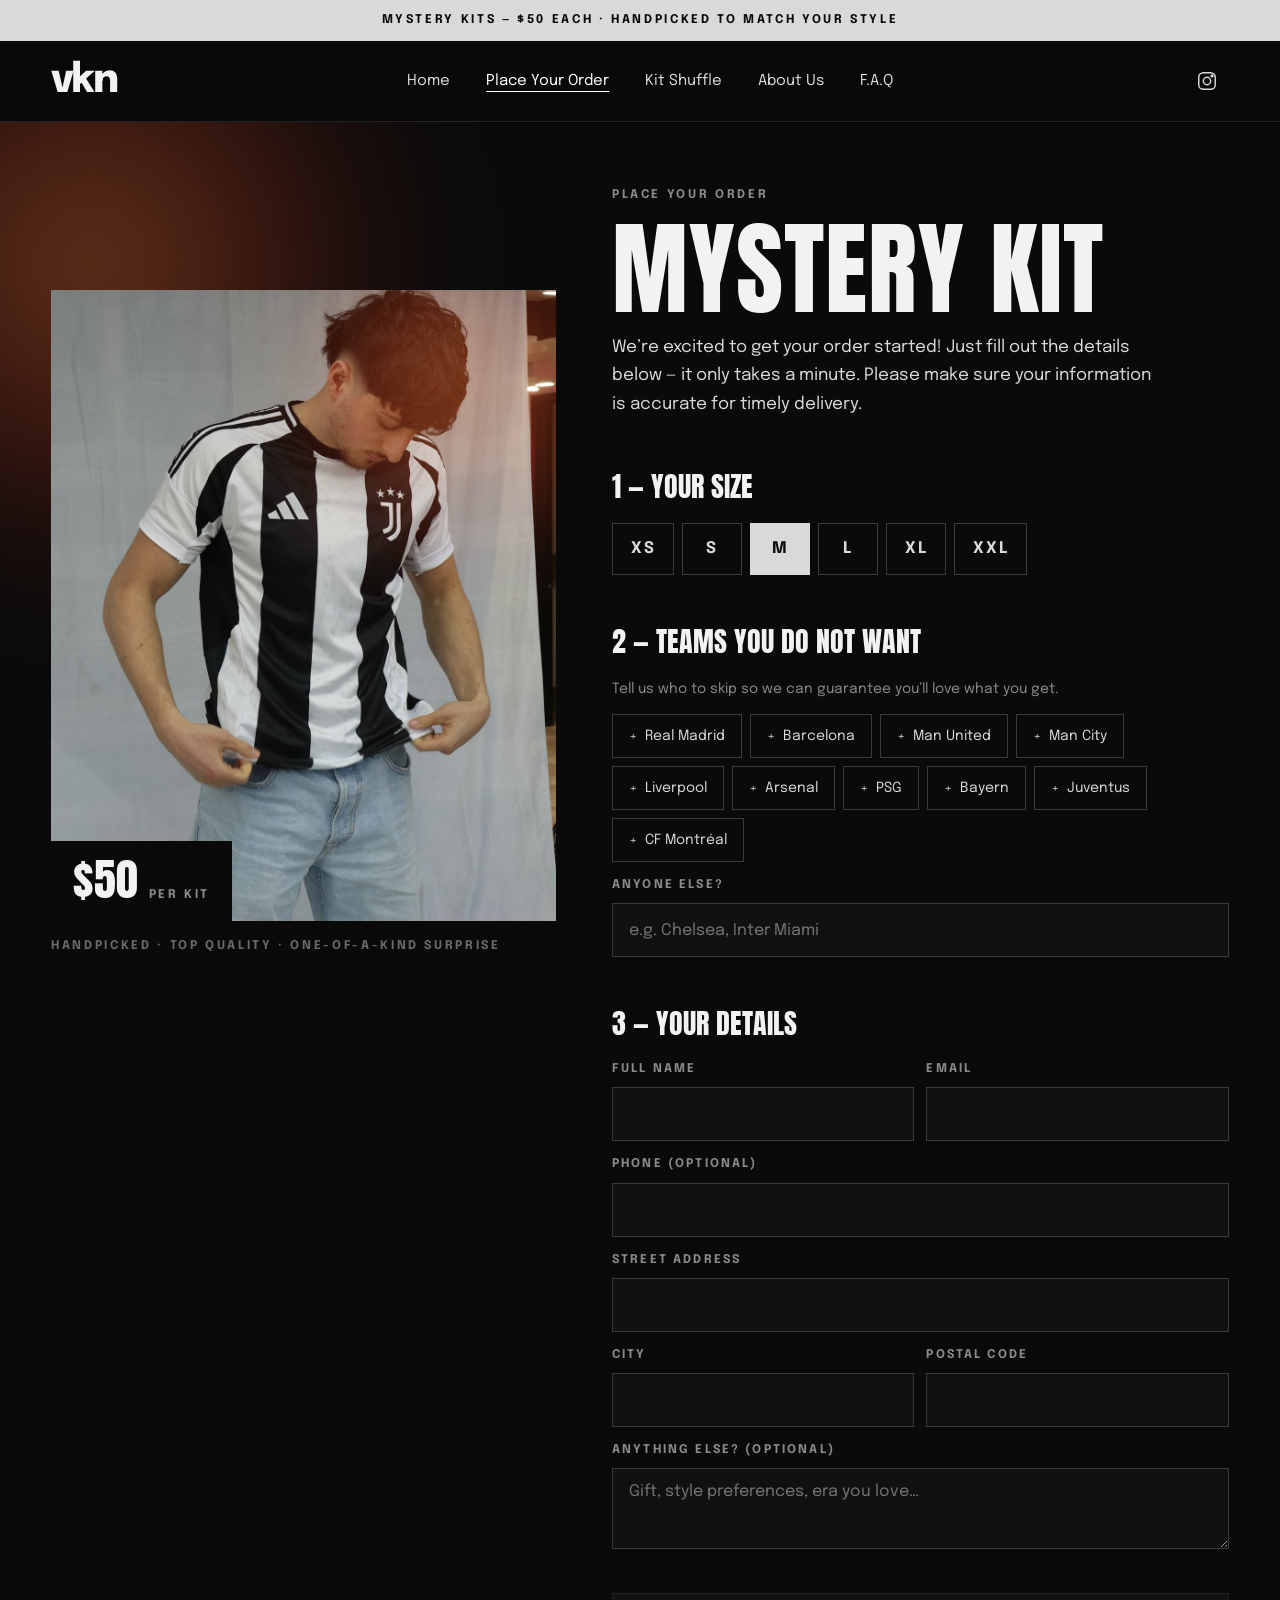
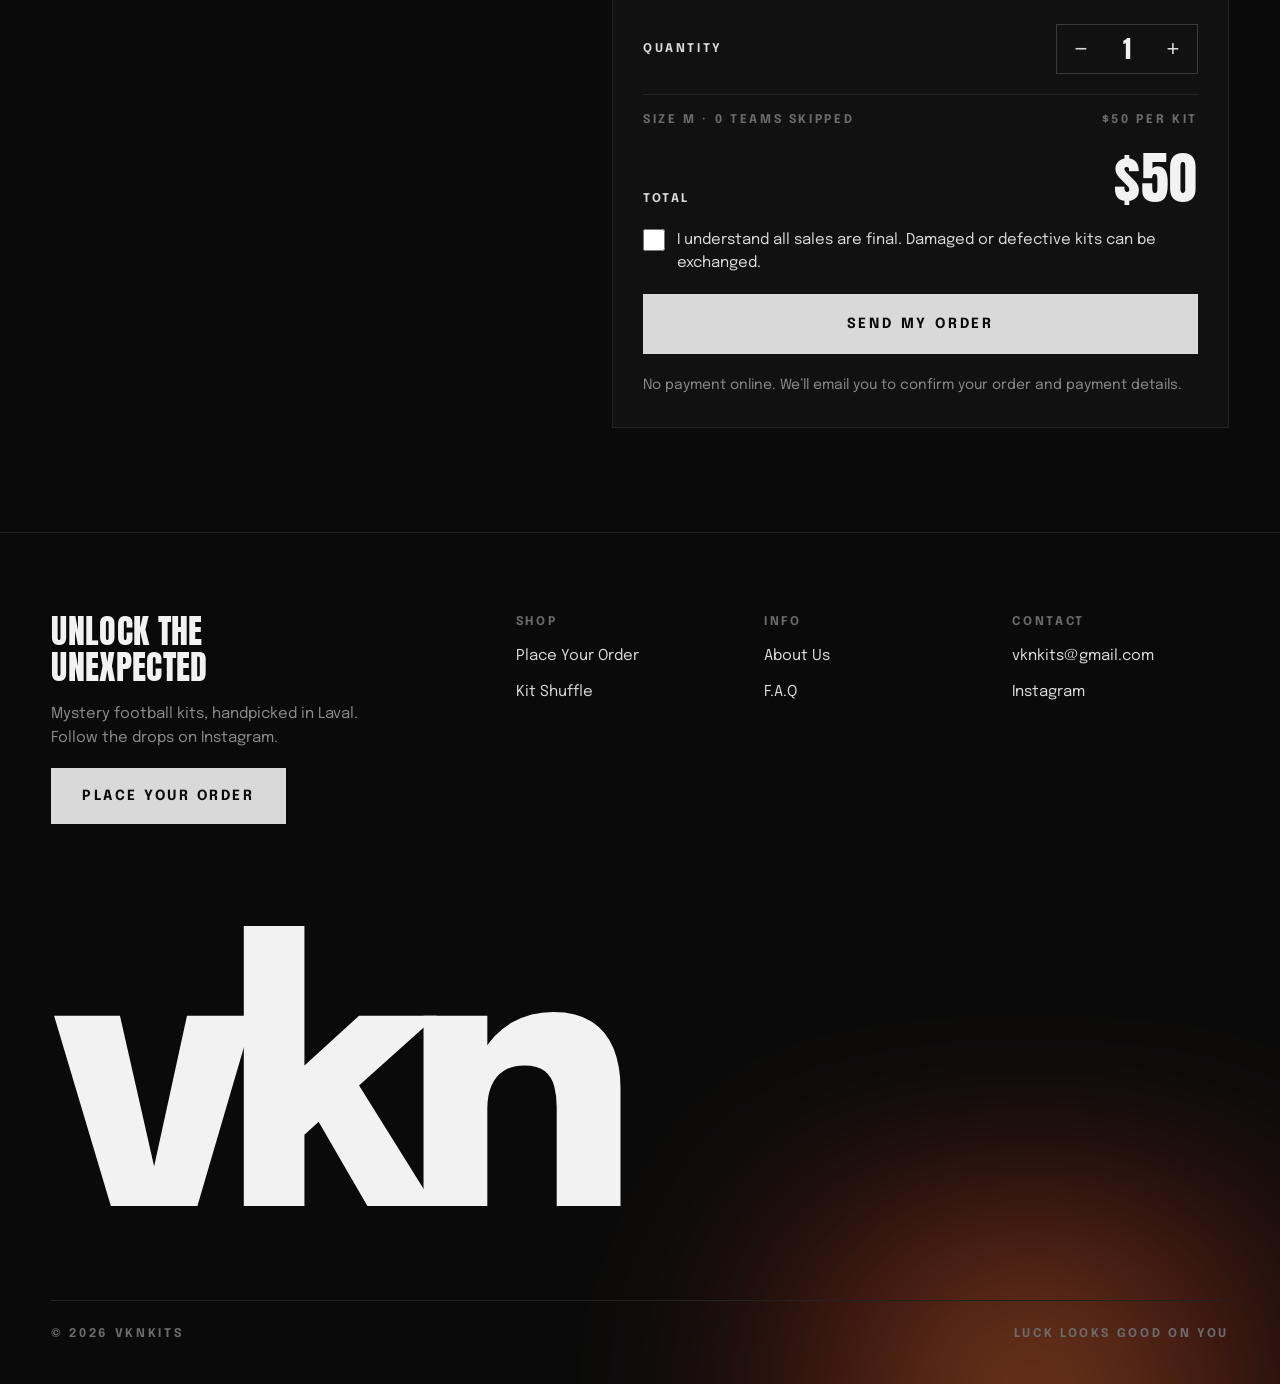
<file: order.html>
<!doctype html>
<html lang="en">
<head>
<meta charset="utf-8">
<meta name="viewport" content="width=device-width, initial-scale=1">
<title>Place your order | VKNKITS</title>
<meta name="description" content="Order your $50 mystery football kit. Pick your size, tell us which teams to skip, and we handpick the rest.">
<meta property="og:title" content="Place your order | VKNKITS">
<meta property="og:description" content="Order your $50 mystery football kit. Pick your size, tell us which teams to skip, and we handpick the rest.">
<meta property="og:image" content="img/vkn-3.jpg">
<meta property="og:type" content="website">
<meta name="theme-color" content="#0A0A0A">
<link rel="icon" href="img/favicon.svg" type="image/svg+xml">
<link rel="preload" href="fonts/anton-400.woff2" as="font" type="font/woff2" crossorigin>
<link rel="stylesheet" href="css/style.css">
</head>
<body>
<a class="skip" href="#main">Skip to content</a>
<div class="announce cap">Mystery kits — $50 each · Handpicked to match your style</div>
<header class="header">
<div class="wrap">
<a href="index.html" class="logo" aria-label="VKNKITS home">vkn</a>
<nav class="nav" aria-label="Main">
<a href="index.html">Home</a>
<a href="order.html" aria-current="page">Place Your Order</a>
<a href="kit-shuffle.html">Kit Shuffle</a>
<a href="index.html#about">About Us</a>
<a href="index.html#faq">F.A.Q</a>
</nav>
<div class="icons">
<a href="https://www.instagram.com/vknkits/" class="icon-btn" aria-label="VKNKITS on Instagram"><svg width="22" height="22" viewBox="0 0 24 24" fill="none" stroke="currentColor" stroke-width="1.6" aria-hidden="true"><rect x="3" y="3" width="18" height="18" rx="5"/><circle cx="12" cy="12" r="4"/><circle cx="17.5" cy="6.5" r="1" fill="currentColor"/></svg></a>
<button type="button" class="icon-btn menu-btn" aria-label="Menu" aria-expanded="false" aria-controls="mobile-nav"><svg width="24" height="24" viewBox="0 0 24 24" fill="none" stroke="currentColor" stroke-width="1.6" aria-hidden="true"><path d="M4 7h16M4 12h16M4 17h16"/></svg></button>
</div>
</div>
<nav class="mobile-nav" id="mobile-nav" aria-label="Mobile">
<a href="index.html">Home</a>
<a href="order.html">Place Your Order</a>
<a href="kit-shuffle.html">Kit Shuffle</a>
<a href="index.html#about">About Us</a>
<a href="index.html#faq">F.A.Q</a>
</nav>
</header>
<main id="main" class="form-page">
<div class="leak" style="width:700px;height:600px;left:-260px;top:-160px;opacity:.4"></div>
<div class="wrap form-grid">

<div class="sticky">
<div class="media" style="overflow:hidden">
<img src="img/di2a5200.jpg" alt="Model wearing a mystery kit">
<div class="leak" style="width:80%;height:60%;right:-20%;top:-15%;filter:blur(50px);opacity:.6"></div>
<div class="tag" style="display:flex;align-items:baseline;gap:10px;padding:16px 22px"><span class="anton strong" style="font-size:44px;line-height:1">$50</span><span class="cap muted">per kit</span></div>
</div>
<div class="cap" style="color:var(--faint)">Handpicked · Top quality · One-of-a-kind surprise</div>
</div>

<form class="form" id="order-form" name="order" method="POST" action="thanks.html" data-netlify="true" netlify-honeypot="bot-field">
<input type="hidden" name="form-name" value="order">
<p class="sr-only"><label>Don’t fill this out: <input name="bot-field"></label></p>
<input type="hidden" name="teams_to_skip" value="">
<input type="hidden" name="total" value="$50">

<div class="stack" style="gap:18px">
<div class="cap muted">Place your order</div>
<h1 class="anton big">Mystery kit</h1>
<p class="body">We’re excited to get your order started! Just fill out the details below — it only takes a minute. Please make sure your information is accurate for timely delivery.</p>
</div>

<fieldset>
<legend>1 — Your size</legend>
<div class="pills">
<label class="pill"><input type="radio" name="size" value="XS" required><span>XS</span></label>
<label class="pill"><input type="radio" name="size" value="S"><span>S</span></label>
<label class="pill"><input type="radio" name="size" value="M" checked><span>M</span></label>
<label class="pill"><input type="radio" name="size" value="L"><span>L</span></label>
<label class="pill"><input type="radio" name="size" value="XL"><span>XL</span></label>
<label class="pill"><input type="radio" name="size" value="XXL"><span>XXL</span></label>
</div>
</fieldset>

<fieldset>
<legend>2 — Teams you do NOT want</legend>
<p class="hint">Tell us who to skip so we can guarantee you’ll love what you get.</p>
<div class="chips">
<label class="chip"><input type="checkbox" data-team value="Real Madrid"><span>Real Madrid</span></label>
<label class="chip"><input type="checkbox" data-team value="Barcelona"><span>Barcelona</span></label>
<label class="chip"><input type="checkbox" data-team value="Man United"><span>Man United</span></label>
<label class="chip"><input type="checkbox" data-team value="Man City"><span>Man City</span></label>
<label class="chip"><input type="checkbox" data-team value="Liverpool"><span>Liverpool</span></label>
<label class="chip"><input type="checkbox" data-team value="Arsenal"><span>Arsenal</span></label>
<label class="chip"><input type="checkbox" data-team value="PSG"><span>PSG</span></label>
<label class="chip"><input type="checkbox" data-team value="Bayern"><span>Bayern</span></label>
<label class="chip"><input type="checkbox" data-team value="Juventus"><span>Juventus</span></label>
<label class="chip"><input type="checkbox" data-team value="CF Montréal"><span>CF Montréal</span></label>
</div>
<div class="field"><label for="other_teams">Anyone else?</label><input id="other_teams" type="text" placeholder="e.g. Chelsea, Inter Miami"></div>
</fieldset>

<fieldset>
<legend>3 — Your details</legend>
<div class="two">
<div class="field"><label for="name">Full name</label><input id="name" name="name" type="text" autocomplete="name" required></div>
<div class="field"><label for="email">Email</label><input id="email" name="email" type="email" autocomplete="email" required></div>
</div>
<div class="field"><label for="phone">Phone (optional)</label><input id="phone" name="phone" type="tel" autocomplete="tel"></div>
<div class="field"><label for="address">Street address</label><input id="address" name="address" type="text" autocomplete="street-address" required></div>
<div class="two">
<div class="field"><label for="city">City</label><input id="city" name="city" type="text" autocomplete="address-level2" required></div>
<div class="field"><label for="postal">Postal code</label><input id="postal" name="postal_code" type="text" autocomplete="postal-code" required></div>
</div>
<div class="field"><label for="notes">Anything else? (optional)</label><textarea id="notes" name="notes" rows="3" placeholder="Gift, style preferences, era you love…"></textarea></div>
</fieldset>

<div class="summary">
<div style="display:flex;justify-content:space-between;align-items:center;gap:16px;flex-wrap:wrap">
<label class="cap" for="quantity">Quantity</label>
<div class="qty">
<button type="button" data-qty="-" aria-label="Fewer kits">−</button>
<input id="quantity" name="quantity" type="number" min="1" max="10" value="1" inputmode="numeric">
<button type="button" data-qty="+" aria-label="More kits">+</button>
</div>
</div>
<div class="cap" style="display:flex;justify-content:space-between;color:var(--faint);border-top:1px solid var(--line);padding-top:16px;flex-wrap:wrap;gap:8px">
<span>Size <span data-size>M</span> · <span data-skip-count>0</span> teams skipped</span><span>$50 per kit</span>
</div>
<div style="display:flex;justify-content:space-between;align-items:baseline"><span class="cap">Total</span><span class="anton total" data-total>$50</span></div>
<label class="check"><input type="checkbox" name="agree_final_sale" value="yes" required><span>I understand all sales are final. Damaged or defective kits can be exchanged.</span></label>
<button type="submit" class="btn btn-solid" style="min-height:60px;letter-spacing:.2em">Send my order</button>
<p class="hint">No payment online. We’ll email you to confirm your order and payment details.</p>
</div>
</form>

</div>
</main>
<footer class="footer">
<div class="leak" style="width:900px;height:500px;right:-200px;bottom:-260px;opacity:.45"></div>
<div class="wrap">
<div class="foot">
<div class="foot-col" style="gap:18px">
<div class="anton strong" style="font-size:34px;line-height:1.05;max-width:18ch">Unlock the unexpected</div>
<p class="muted" style="max-width:36ch">Mystery football kits, handpicked in Laval. Follow the drops on Instagram.</p>
<div class="row"><a href="order.html" class="btn btn-solid">Place your order</a></div>
</div>
<div class="foot-col">
<div class="cap">Shop</div>
<a href="order.html">Place Your Order</a>
<a href="kit-shuffle.html">Kit Shuffle</a>
</div>
<div class="foot-col">
<div class="cap">Info</div>
<a href="index.html#about">About Us</a>
<a href="index.html#faq">F.A.Q</a>
</div>
<div class="foot-col">
<div class="cap">Contact</div>
<a href="mailto:vknkits@gmail.com">vknkits@gmail.com</a>
<a href="https://www.instagram.com/vknkits/">Instagram</a>
</div>
</div>
<div class="wordmark" aria-hidden="true">vkn</div>
<div class="legal cap"><span>© <span data-year>2026</span> VKNKITS</span><span>Luck looks good on you</span></div>
</div>
</footer>
<script src="js/main.js"></script>
</body>
</html>
</file>
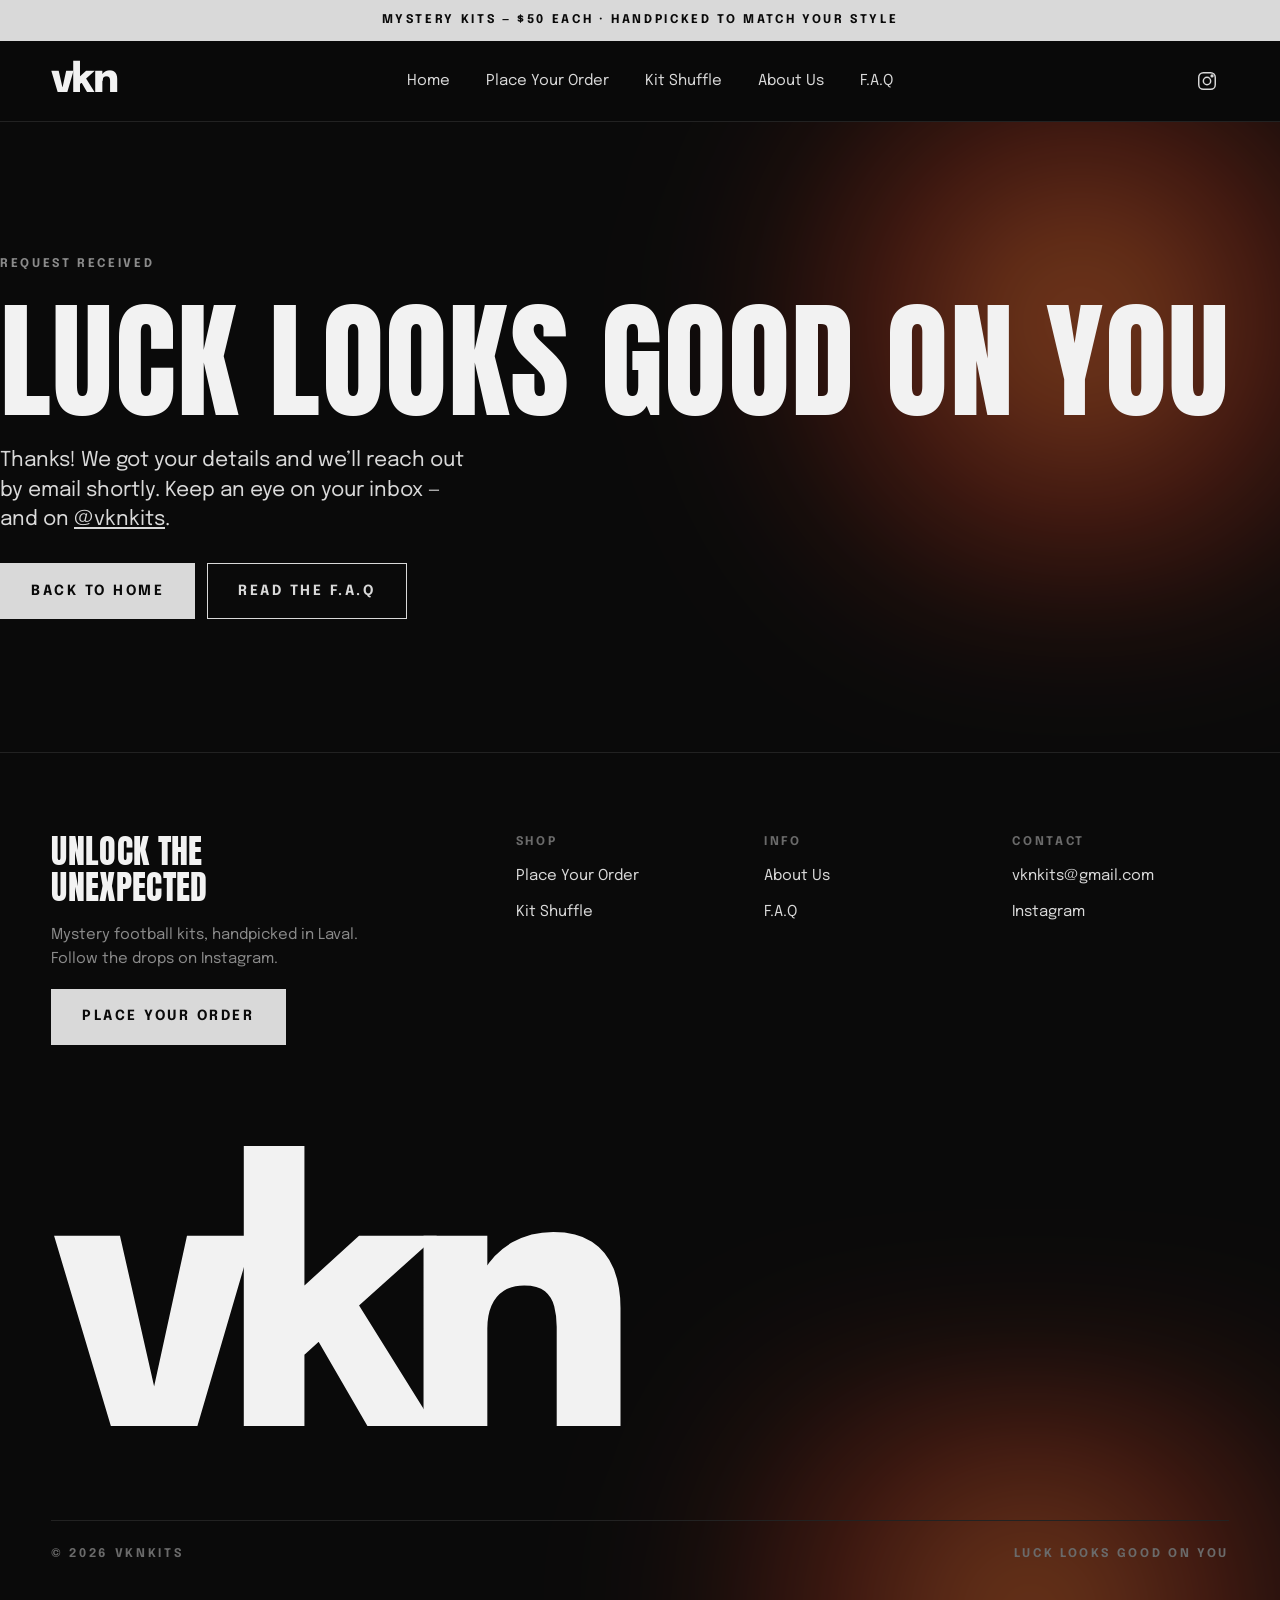
<file: thanks.html>
<!doctype html>
<html lang="en">
<head>
<meta charset="utf-8">
<meta name="viewport" content="width=device-width, initial-scale=1">
<title>Thank you | VKNKITS</title>
<meta name="description" content="Thanks — we received your request.">
<meta property="og:title" content="Thank you | VKNKITS">
<meta property="og:description" content="Thanks — we received your request.">
<meta property="og:image" content="img/vkn-3.jpg">
<meta property="og:type" content="website">
<meta name="theme-color" content="#0A0A0A">
<link rel="icon" href="img/favicon.svg" type="image/svg+xml">
<link rel="preload" href="fonts/anton-400.woff2" as="font" type="font/woff2" crossorigin>
<link rel="stylesheet" href="css/style.css">
<meta name="robots" content="noindex">
</head>
<body>
<a class="skip" href="#main">Skip to content</a>
<div class="announce cap">Mystery kits — $50 each · Handpicked to match your style</div>
<header class="header">
<div class="wrap">
<a href="index.html" class="logo" aria-label="VKNKITS home">vkn</a>
<nav class="nav" aria-label="Main">
<a href="index.html">Home</a>
<a href="order.html">Place Your Order</a>
<a href="kit-shuffle.html">Kit Shuffle</a>
<a href="index.html#about">About Us</a>
<a href="index.html#faq">F.A.Q</a>
</nav>
<div class="icons">
<a href="https://www.instagram.com/vknkits/" class="icon-btn" aria-label="VKNKITS on Instagram"><svg width="22" height="22" viewBox="0 0 24 24" fill="none" stroke="currentColor" stroke-width="1.6" aria-hidden="true"><rect x="3" y="3" width="18" height="18" rx="5"/><circle cx="12" cy="12" r="4"/><circle cx="17.5" cy="6.5" r="1" fill="currentColor"/></svg></a>
<button type="button" class="icon-btn menu-btn" aria-label="Menu" aria-expanded="false" aria-controls="mobile-nav"><svg width="24" height="24" viewBox="0 0 24 24" fill="none" stroke="currentColor" stroke-width="1.6" aria-hidden="true"><path d="M4 7h16M4 12h16M4 17h16"/></svg></button>
</div>
</div>
<nav class="mobile-nav" id="mobile-nav" aria-label="Mobile">
<a href="index.html">Home</a>
<a href="order.html">Place Your Order</a>
<a href="kit-shuffle.html">Kit Shuffle</a>
<a href="index.html#about">About Us</a>
<a href="index.html#faq">F.A.Q</a>
</nav>
</header>
<main id="main" style="position:relative;overflow:hidden">
<div class="leak" style="width:800px;height:600px;right:-200px;top:-100px;opacity:.5"></div>
<div class="wrap thanks">
<div class="cap muted">Request received</div>
<h1 class="anton strong" style="font-size:clamp(72px,10vw,156px);line-height:.9">Luck looks good on you</h1>
<p class="lead" style="color:var(--text)">Thanks! We got your details and we’ll reach out by email shortly. Keep an eye on your inbox — and on <a href="https://www.instagram.com/vknkits/">@vknkits</a>.</p>
<div class="row"><a href="index.html" class="btn btn-solid">Back to home</a><a href="index.html#faq" class="btn btn-line">Read the F.A.Q</a></div>
</div>
</main>
<footer class="footer">
<div class="leak" style="width:900px;height:500px;right:-200px;bottom:-260px;opacity:.45"></div>
<div class="wrap">
<div class="foot">
<div class="foot-col" style="gap:18px">
<div class="anton strong" style="font-size:34px;line-height:1.05;max-width:18ch">Unlock the unexpected</div>
<p class="muted" style="max-width:36ch">Mystery football kits, handpicked in Laval. Follow the drops on Instagram.</p>
<div class="row"><a href="order.html" class="btn btn-solid">Place your order</a></div>
</div>
<div class="foot-col">
<div class="cap">Shop</div>
<a href="order.html">Place Your Order</a>
<a href="kit-shuffle.html">Kit Shuffle</a>
</div>
<div class="foot-col">
<div class="cap">Info</div>
<a href="index.html#about">About Us</a>
<a href="index.html#faq">F.A.Q</a>
</div>
<div class="foot-col">
<div class="cap">Contact</div>
<a href="mailto:vknkits@gmail.com">vknkits@gmail.com</a>
<a href="https://www.instagram.com/vknkits/">Instagram</a>
</div>
</div>
<div class="wordmark" aria-hidden="true">vkn</div>
<div class="legal cap"><span>© <span data-year>2026</span> VKNKITS</span><span>Luck looks good on you</span></div>
</div>
</footer>
<script src="js/main.js"></script>
</body>
</html>
</file>
<file: css/style.css>
/* ============================================================
   VKNKITS — styles
   Colours, fonts and spacing live in :root below — change them there.
   ============================================================ */
/* Fonts (self-hosted, SIL Open Font License) */
@font-face{font-family:'Anton';src:url('../fonts/anton-400.woff2') format('woff2');font-weight:400;font-display:swap}
@font-face{font-family:'Epilogue';src:url('../fonts/epilogue-400.woff2') format('woff2');font-weight:400;font-display:swap}
@font-face{font-family:'Epilogue';src:url('../fonts/epilogue-500.woff2') format('woff2');font-weight:500;font-display:swap}
@font-face{font-family:'Epilogue';src:url('../fonts/epilogue-700.woff2') format('woff2');font-weight:700;font-display:swap}
@font-face{font-family:'Epilogue';src:url('../fonts/epilogue-800.woff2') format('woff2');font-weight:800;font-display:swap}

:root {
  --bg: #0A0A0A;
  --bg-2: #121212;
  --card: #111111;
  --line: #222222;
  --line-2: #3A3A3A;
  --text: #D9D9D9;
  --text-strong: #F2F2F2;
  --muted: #8A8A8A;
  --faint: #6A6A6A;
  --leak: #FF7A2F;          /* light-leak glow colour */
  --head: 'Anton', Impact, sans-serif;
  --body: 'Epilogue', system-ui, sans-serif;
}

* { box-sizing: border-box; }
html { scroll-behavior: smooth; scroll-padding-top: 96px; }
body { margin: 0; background: var(--bg); color: var(--text); font-family: var(--body); font-size: 16px; line-height: 1.6; -webkit-font-smoothing: antialiased; overflow-x: hidden; }
img, video { display: block; max-width: 100%; }
a { color: var(--text); }
a:hover { color: #fff; }
p { margin: 0; }
h1, h2, h3 { margin: 0; }

.wrap { max-width: 1320px; margin: 0 auto; padding-inline: clamp(16px, 4vw, 56px); position: relative; z-index: 2; }
.anton { font-family: var(--head); font-weight: 400; text-transform: uppercase; letter-spacing: .01em; }
.cap { font-size: 12px; font-weight: 700; letter-spacing: .22em; text-transform: uppercase; }
.muted { color: var(--muted); }
.strong { color: var(--text-strong); }
.lead { font-size: clamp(19px, 1.6vw, 22px); line-height: 1.45; color: var(--text-strong); max-width: 40ch; }
.body { font-size: 17px; line-height: 1.7; max-width: 54ch; }
.sr-only { position: absolute; width: 1px; height: 1px; overflow: hidden; clip: rect(0 0 0 0); white-space: nowrap; }
.skip { position: absolute; left: 16px; top: -60px; background: var(--text); color: var(--bg); padding: 10px 16px; z-index: 100; }
.skip:focus { top: 16px; }

/* Light leaks (the warm film glow from the original site) */
.leak { position: absolute; border-radius: 999px; filter: blur(70px); pointer-events: none; mix-blend-mode: screen; z-index: 1;
  background: radial-gradient(circle, var(--leak) 0%, rgba(230,50,20,.5) 40%, transparent 72%); }

/* Buttons */
.btn { display: inline-flex; align-items: center; justify-content: center; gap: 12px; min-height: 56px; padding: 0 30px; font-family: var(--body); font-weight: 700; font-size: 14px; letter-spacing: .18em; text-transform: uppercase; text-decoration: none; cursor: pointer; transition: background .2s, color .2s; }
.btn-solid { background: var(--text); color: var(--bg); border: 1px solid var(--text); }
.btn-solid:hover { background: #fff; color: var(--bg); }
.btn-line { background: transparent; border: 1px solid var(--text); color: var(--text); }
.btn-line:hover { background: var(--text); color: var(--bg); }
:focus-visible { outline: 2px solid var(--text-strong); outline-offset: 3px; }

/* Announcement + header */
.announce { background: var(--text); color: var(--bg); text-align: center; padding: 11px 16px; }
.header { position: sticky; top: 0; z-index: 50; background: rgba(10,10,10,.85); backdrop-filter: blur(12px); -webkit-backdrop-filter: blur(12px); border-bottom: 1px solid var(--line); }
.header .wrap { display: flex; align-items: center; justify-content: space-between; height: 80px; gap: 24px; }
.logo { font-family: var(--body); font-size: 40px; font-weight: 800; letter-spacing: -.07em; text-decoration: none; color: var(--text-strong); line-height: 1; }
.nav { display: flex; gap: 36px; font-size: 15px; }
.nav a { text-decoration: none; }
.nav a[aria-current="page"] { color: #fff; text-decoration: underline; text-underline-offset: 6px; }
.icons { display: flex; align-items: center; gap: 4px; }
.icon-btn { display: inline-flex; width: 44px; height: 44px; align-items: center; justify-content: center; background: none; border: 0; color: var(--text); cursor: pointer; }
.menu-btn { display: none; }
.mobile-nav { display: none; }

/* Hero */
.hero { position: relative; padding: 72px 0 104px; overflow-x: clip; }
.hero-grid { display: grid; grid-template-columns: minmax(0,1.1fr) minmax(0,1fr); gap: 48px; align-items: center; }
.hero-copy { display: flex; flex-direction: column; gap: 30px; }
.eyebrow { display: flex; align-items: center; gap: 12px; color: var(--muted); }
.eyebrow::before { content: ""; width: 28px; height: 1px; background: var(--muted); }
.hero h1 { font-size: clamp(76px, 10vw, 156px); line-height: .9; color: var(--text-strong); }
.hero h2 { font-size: clamp(28px, 3vw, 40px); line-height: 1; color: var(--muted); }
.row { display: flex; flex-wrap: wrap; gap: 12px; }

/* Card fan + flip card */
.fan { position: relative; height: 640px; }
.card { position: absolute; width: 52%; aspect-ratio: 2/3; }
.card > img { width: 100%; height: 100%; object-fit: cover; box-shadow: 0 40px 80px -20px rgba(0,0,0,.8); }
.c1 { left: 0; top: 80px; transform: rotate(-8deg); }
.c3 { right: 0; top: 80px; transform: rotate(7deg); }
.c2 { left: 24%; top: 0; z-index: 2; perspective: 1400px; animation: bob 4.5s ease-in-out infinite; }
@keyframes bob { 0%,100% { transform: translateY(0) rotate(-1deg); } 50% { transform: translateY(-12px) rotate(1.5deg); } }
.flip-inner { position: relative; width: 100%; height: 100%; transform-style: preserve-3d; transition: transform 1.1s cubic-bezier(.2,.75,.15,1); }
.flip.is-flipped .flip-inner { transform: rotateY(540deg) scale(1.04); }
.face { position: absolute; inset: 0; backface-visibility: hidden; -webkit-backface-visibility: hidden; overflow: hidden; box-shadow: 0 40px 80px -20px rgba(0,0,0,.8); }
.front { background: #141414; border: 1px solid var(--line-2); display: flex; flex-direction: column; justify-content: space-between; padding: 24px; cursor: pointer; color: inherit; font: inherit; text-align: left; width: 100%; }
.front > * { position: relative; z-index: 2; width: 100%; }
.front .leak { width: 120%; height: 70%; left: -30%; top: -20%; filter: blur(40px); opacity: .7; z-index: 1; }
.card-top { display: flex; justify-content: space-between; color: var(--muted); }
.qmark { font-size: clamp(150px, 17vw, 250px); line-height: .85; text-align: center; color: var(--text-strong); transition: transform .3s; }
.front:hover .qmark { transform: scale(1.06) rotate(-4deg); }
.card-bottom { display: flex; justify-content: space-between; align-items: flex-end; }
.card-logo { font-size: 34px; font-weight: 800; letter-spacing: -.07em; color: var(--text-strong); }
.tap { font-size: 10px; color: var(--text-strong); animation: pulse 1.8s ease-in-out infinite; }
@keyframes pulse { 0%,100% { opacity: .45; } 50% { opacity: 1; } }
.back { transform: rotateY(180deg) translateZ(1px); background: var(--bg); border: 1px solid var(--text-strong); pointer-events: none; }
/* Only the face that is showing can be clicked */
.flip.is-flipped .front { pointer-events: none; }
.flip.is-flipped .back { pointer-events: auto; }
.back > img { position: absolute; inset: 0; width: 100%; height: 100%; object-fit: cover; filter: blur(14px) brightness(.55) saturate(1.3); transform: scale(1.15); }
.reveal { position: relative; z-index: 2; height: 100%; display: flex; flex-direction: column; justify-content: space-between; padding: 24px; }
.reveal .anton { font-size: clamp(36px, 4.2vw, 60px); line-height: .92; color: var(--text-strong); }
.reveal p { font-size: 15px; line-height: 1.5; margin-top: 10px; }
.reveal .btn { width: 100%; padding: 0 12px; letter-spacing: .12em; }
.flip-back { background: none; border: 0; color: var(--muted); min-height: 44px; width: 100%; cursor: pointer; font-family: inherit; margin-top: 6px; }

/* Marquee */
.marquee { overflow: hidden; white-space: nowrap; border-block: 1px solid var(--line); padding: 20px 0; font-size: 34px; position: relative; z-index: 2; }
.track { display: inline-flex; gap: 36px; padding-right: 36px; animation: scroll 40s linear infinite; }
.track .dim { color: #5A5A5A; }
.track .star { color: var(--leak); }
@keyframes scroll { from { transform: translateX(0); } to { transform: translateX(-50%); } }

/* Film (video) band */
.film { position: relative; height: min(78vh, 760px); overflow: hidden; background: #000; }
.film video { position: absolute; inset: 0; width: 100%; height: 100%; object-fit: cover; opacity: .7; z-index: 1; }
/* Photo strip shown behind / instead of the video: 4 portrait photos side by side, so nothing gets over-zoomed */
.film-strip { position: absolute; inset: 0; display: grid; grid-template-columns: repeat(4, minmax(0,1fr)); gap: 4px; }
.film-strip img { width: 100%; height: 100%; object-fit: cover; object-position: center 30%; opacity: .55; filter: grayscale(.2); }
.film-copy .cap { color: var(--text) !important; text-shadow: 0 1px 12px rgba(0,0,0,.8); }
.film::after { content: ""; position: absolute; inset: 0; z-index: 1; background: linear-gradient(to top, rgba(10,10,10,.85) 0%, rgba(10,10,10,.2) 45%, rgba(10,10,10,0) 70%); }
.film-copy { position: absolute; inset: 0; z-index: 2; display: flex; flex-direction: column; justify-content: flex-end; padding-bottom: 56px; }
.film-copy .anton { font-size: clamp(56px, 9vw, 140px); line-height: .88; color: var(--text-strong); }
.film .leak { width: 700px; height: 500px; right: -200px; top: -120px; opacity: .45; }
.film-toggle { position: absolute; right: 20px; bottom: 20px; z-index: 3; background: rgba(10,10,10,.7); border: 1px solid var(--line-2); }

/* Sections */
.section { position: relative; padding: 128px 0; overflow-x: clip; }
.section.alt { background: var(--bg-2); border-block: 1px solid var(--line); overflow: hidden; }
.section-head { display: flex; flex-wrap: wrap; justify-content: space-between; align-items: flex-end; gap: 24px; }
.big { font-size: clamp(64px, 8vw, 120px); line-height: .9; color: var(--text-strong); }
.split { display: grid; grid-template-columns: minmax(0,1fr) minmax(0,1fr); gap: 64px; align-items: center; }
.stack { display: flex; flex-direction: column; gap: 28px; }
.media { position: relative; }
.media img, .media video { width: 100%; aspect-ratio: 4/5; object-fit: cover; }
.media .tag { position: absolute; left: 0; bottom: 0; background: var(--bg); padding: 14px 18px; z-index: 2; }
.price { font-size: 64px; line-height: 1; color: var(--text-strong); }

.steps { display: grid; grid-template-columns: repeat(3, minmax(0,1fr)); gap: 1px; background: var(--line); border: 1px solid var(--line); margin-top: 72px; }
.step { background: #0F0F0F; padding: 36px; display: flex; flex-direction: column; gap: 48px; min-height: 260px; position: relative; overflow: hidden; }
.step .num { font-size: 56px; line-height: 1; color: var(--line-2); position: relative; z-index: 2; }
.step.hot .num { color: var(--leak); }
.step h3 { font-size: 30px; color: var(--text-strong); margin-bottom: 10px; }
.step > div { position: relative; z-index: 2; }

.look { columns: 4 260px; column-gap: 12px; margin-top: 48px; }
.look figure { break-inside: avoid; margin: 0 0 12px; overflow: hidden; }
.look img { width: 100%; filter: grayscale(.35) contrast(1.05); transition: transform .5s, filter .5s; }
.look figure:hover img { transform: scale(1.04); filter: none; }

.fee { display: flex; gap: 20px; align-items: flex-start; border: 1px solid var(--line); padding: 20px; max-width: 56ch; }
.fee .anton { font-size: 44px; line-height: 1; color: var(--text-strong); }
.fee p { font-size: 14px; color: var(--muted); }

.faq { display: grid; grid-template-columns: minmax(0,.8fr) minmax(0,1.2fr); gap: 56px; }
details { border-top: 1px solid #333; }
details:last-child { border-bottom: 1px solid #333; }
summary { list-style: none; cursor: pointer; display: flex; justify-content: space-between; align-items: center; gap: 16px; padding: 26px 0; font-family: var(--head); text-transform: uppercase; font-size: clamp(20px, 2vw, 26px); color: var(--text-strong); }
summary::-webkit-details-marker { display: none; }
summary svg { flex-shrink: 0; transition: transform .2s; }
details[open] summary svg { transform: rotate(45deg); }
details p { padding-bottom: 26px; font-size: 17px; line-height: 1.65; max-width: 56ch; }

.collage { position: relative; height: 620px; }
.collage img { position: absolute; width: 56%; aspect-ratio: 2/3; object-fit: cover; box-shadow: 0 40px 80px -20px rgba(0,0,0,.8); }
.collage img:first-child { left: 0; top: 40px; transform: rotate(-5deg); }
.collage img:last-child { right: 0; top: 0; transform: rotate(4deg); z-index: 2; }

.ig { display: grid; grid-template-columns: repeat(4, minmax(0,1fr)); gap: 12px; margin-top: 40px; }
.ig img { width: 100%; aspect-ratio: 1; object-fit: cover; }

/* Footer */
.footer { position: relative; border-top: 1px solid var(--line); padding: 80px 0 40px; overflow: hidden; }
.foot { display: grid; grid-template-columns: minmax(0,2fr) repeat(3, minmax(0,1fr)); gap: 32px; }
.foot-col { display: flex; flex-direction: column; gap: 12px; font-size: 15px; }
.foot-col a { text-decoration: none; }
.foot-col .cap { color: var(--faint); }
.wordmark { font-size: clamp(130px, 28vw, 400px); font-weight: 800; letter-spacing: -.09em; line-height: .72; color: var(--text-strong); margin-top: clamp(96px, 12vw, 160px); position: relative; z-index: 2; }
.legal { display: flex; justify-content: space-between; flex-wrap: wrap; gap: 12px; color: var(--faint); border-top: 1px solid var(--line); padding-top: 24px; margin-top: 64px; position: relative; z-index: 2; }

/* Forms */
.form-page { position: relative; padding: 64px 0 104px; overflow: hidden; }
.form-grid { display: grid; grid-template-columns: minmax(0,.9fr) minmax(0,1.1fr); gap: 56px; align-items: start; }
.sticky { position: sticky; top: 104px; display: flex; flex-direction: column; gap: 16px; }
.form { display: flex; flex-direction: column; gap: 44px; }
fieldset { border: 0; margin: 0; padding: 0; display: flex; flex-direction: column; gap: 14px; min-width: 0; }
legend { font-family: var(--head); text-transform: uppercase; font-size: 28px; color: var(--text-strong); padding: 0; margin-bottom: 14px; }
.two { display: grid; grid-template-columns: minmax(0,1fr) minmax(0,1fr); gap: 12px; }
.field { display: flex; flex-direction: column; gap: 8px; }
.field label, .label { font-size: 12px; font-weight: 700; letter-spacing: .18em; text-transform: uppercase; color: var(--muted); }
.field input, .field textarea, .field select { min-height: 54px; border: 1px solid var(--line-2); border-radius: 0; background: var(--card); padding: 14px 16px; font-size: 16px; font-family: inherit; color: var(--text-strong); width: 100%; }
.field select { appearance: none; background-image: linear-gradient(45deg, transparent 50%, var(--muted) 50%), linear-gradient(135deg, var(--muted) 50%, transparent 50%); background-position: calc(100% - 22px) 50%, calc(100% - 16px) 50%; background-size: 6px 6px; background-repeat: no-repeat; }
.field input[type=file] { padding: 14px; }
.field input:focus, .field textarea:focus, .field select:focus { outline: 2px solid var(--text); outline-offset: 1px; }
.hint { font-size: 14px; color: var(--muted); }
.pills, .chips { display: flex; flex-wrap: wrap; gap: 8px; }
.pill input, .chip input { position: absolute; opacity: 0; width: 1px; height: 1px; }
.pill span { display: inline-flex; align-items: center; justify-content: center; min-width: 60px; min-height: 52px; padding: 0 18px; border: 1px solid var(--line-2); font-weight: 700; letter-spacing: .1em; cursor: pointer; transition: background .15s, color .15s; }
.pill input:checked + span { background: var(--text); color: var(--bg); border-color: var(--text); }
.chip span { display: inline-flex; align-items: center; gap: 8px; min-height: 44px; padding: 0 16px; border: 1px solid var(--line-2); font-size: 14px; cursor: pointer; transition: background .15s, color .15s; }
.chip span::before { content: "+"; }
.chip input:checked + span { background: var(--text-strong); color: var(--bg); border-color: var(--text-strong); text-decoration: line-through; }
.chip input:checked + span::before { content: "✕"; }
.pill input:focus-visible + span, .chip input:focus-visible + span { outline: 2px solid var(--text-strong); outline-offset: 2px; }
.check { display: flex; gap: 12px; align-items: flex-start; font-size: 15px; line-height: 1.5; cursor: pointer; }
.check input { width: 22px; height: 22px; margin: 0; flex-shrink: 0; accent-color: var(--text); }
.summary { border: 1px solid var(--line); background: var(--card); padding: 30px; display: flex; flex-direction: column; gap: 20px; }
.qty { display: flex; align-items: center; border: 1px solid var(--line-2); }
.qty button { width: 48px; height: 48px; border: 0; background: none; color: var(--text); font-size: 22px; cursor: pointer; }
.qty input { width: 44px; text-align: center; background: none; border: 0; color: var(--text-strong); font-family: var(--head); font-size: 24px; -moz-appearance: textfield; }
.qty input::-webkit-outer-spin-button, .qty input::-webkit-inner-spin-button { -webkit-appearance: none; margin: 0; }
.total { font-size: 56px; line-height: 1; color: var(--text-strong); }
.terms { border-left: 2px solid var(--leak); padding: 4px 0 4px 18px; font-size: 14px; line-height: 1.65; color: var(--muted); }

/* Thank-you */
.thanks { min-height: 70vh; display: flex; flex-direction: column; justify-content: center; align-items: flex-start; gap: 28px; padding: 96px 0; }

/* ---------- Mobile ---------- */
@media (max-width: 900px) {
  .nav { display: none; }
  .menu-btn { display: inline-flex; }
  .mobile-nav.open { display: flex; flex-direction: column; gap: 4px; padding: 8px clamp(16px,4vw,56px) 24px; border-bottom: 1px solid var(--line); background: var(--bg); }
  .mobile-nav a { font-family: var(--head); text-transform: uppercase; font-size: 30px; text-decoration: none; padding: 8px 0; color: var(--text-strong); }
  .hero-grid, .split, .faq, .form-grid, .two { grid-template-columns: minmax(0,1fr); }
  .fan { height: 440px; max-width: 480px; width: 100%; margin: 0 auto; }
  .film-strip { grid-template-columns: repeat(2, minmax(0,1fr)); }
  .film-strip img:nth-child(n+3) { display: none; }
  .collage { height: 440px; max-width: 480px; width: 100%; margin: 0 auto; }
  .steps { grid-template-columns: minmax(0,1fr); }
  .look { columns: 2 140px; }
  .ig { grid-template-columns: repeat(2, minmax(0,1fr)); }
  .foot { grid-template-columns: repeat(2, minmax(0,1fr)); }
  .foot > :first-child { grid-column: 1 / -1; }
  .section { padding: 88px 0; }
  .sticky { position: static; }
  .c2 { width: 64%; left: 18%; }
  .c1, .c3 { width: 46%; top: 70px; }
  .reveal { padding: 16px; }
  .reveal p, .card-top span:last-child { display: none; }
  .reveal .anton { font-size: 40px; }
  .reveal .btn { min-height: 48px; font-size: 12px; }
  .qmark { font-size: 170px; }
}
@media (prefers-reduced-motion: reduce) {
  .track, .c2, .tap { animation: none; }
  .flip-inner { transition: none; }
  html { scroll-behavior: auto; }
}

/* ---------- Promo videos (managed from /admin) ---------- */
.promo-row { display: grid; grid-auto-flow: column; grid-auto-columns: minmax(240px, 300px); gap: 16px; overflow-x: auto; margin-top: 48px; padding-bottom: 12px; scroll-snap-type: x mandatory; scrollbar-width: thin; }
.promo-card { margin: 0; scroll-snap-align: start; display: flex; flex-direction: column; gap: 14px; }
.promo-card.is-new { grid-column: span 1; }
.promo-media { position: relative; aspect-ratio: 9/16; background: #000; overflow: hidden; border: 1px solid var(--line); }
.promo-media video { width: 100%; height: 100%; object-fit: cover; }
.promo-play { position: absolute; inset: 0; width: 100%; display: flex; align-items: center; justify-content: center; background: linear-gradient(to top, rgba(10,10,10,.55), rgba(10,10,10,0) 55%); border: 0; color: var(--text-strong); cursor: pointer; }
.promo-play svg { width: 64px; height: 64px; padding: 18px; border-radius: 999px; background: rgba(10,10,10,.6); border: 1px solid var(--text-strong); transition: transform .2s; }
.promo-play:hover svg { transform: scale(1.08); }
.promo-card.is-playing .promo-play { display: none; }
.promo-badge { position: absolute; left: 12px; top: 12px; background: var(--leak); color: var(--bg); padding: 6px 10px; }
.promo-card.is-playing .promo-badge { display: none; }
.promo-title { font-size: 24px; line-height: 1.05; color: var(--text-strong); }
.promo-text { font-size: 15px; color: var(--muted); margin-top: 6px; }

/* ---------- Instagram live feed ---------- */
.ig-post { position: relative; display: block; overflow: hidden; }
.ig-post img { width: 100%; aspect-ratio: 1; object-fit: cover; transition: transform .4s, filter .4s; }
.ig-post:hover img { transform: scale(1.05); filter: brightness(.8); }
.ig-kind { position: absolute; right: 10px; top: 8px; color: #fff; font-size: 16px; text-shadow: 0 1px 6px rgba(0,0,0,.7); }
@media (max-width: 900px) {
  .promo-row { grid-auto-columns: 72%; }
}
</file>
